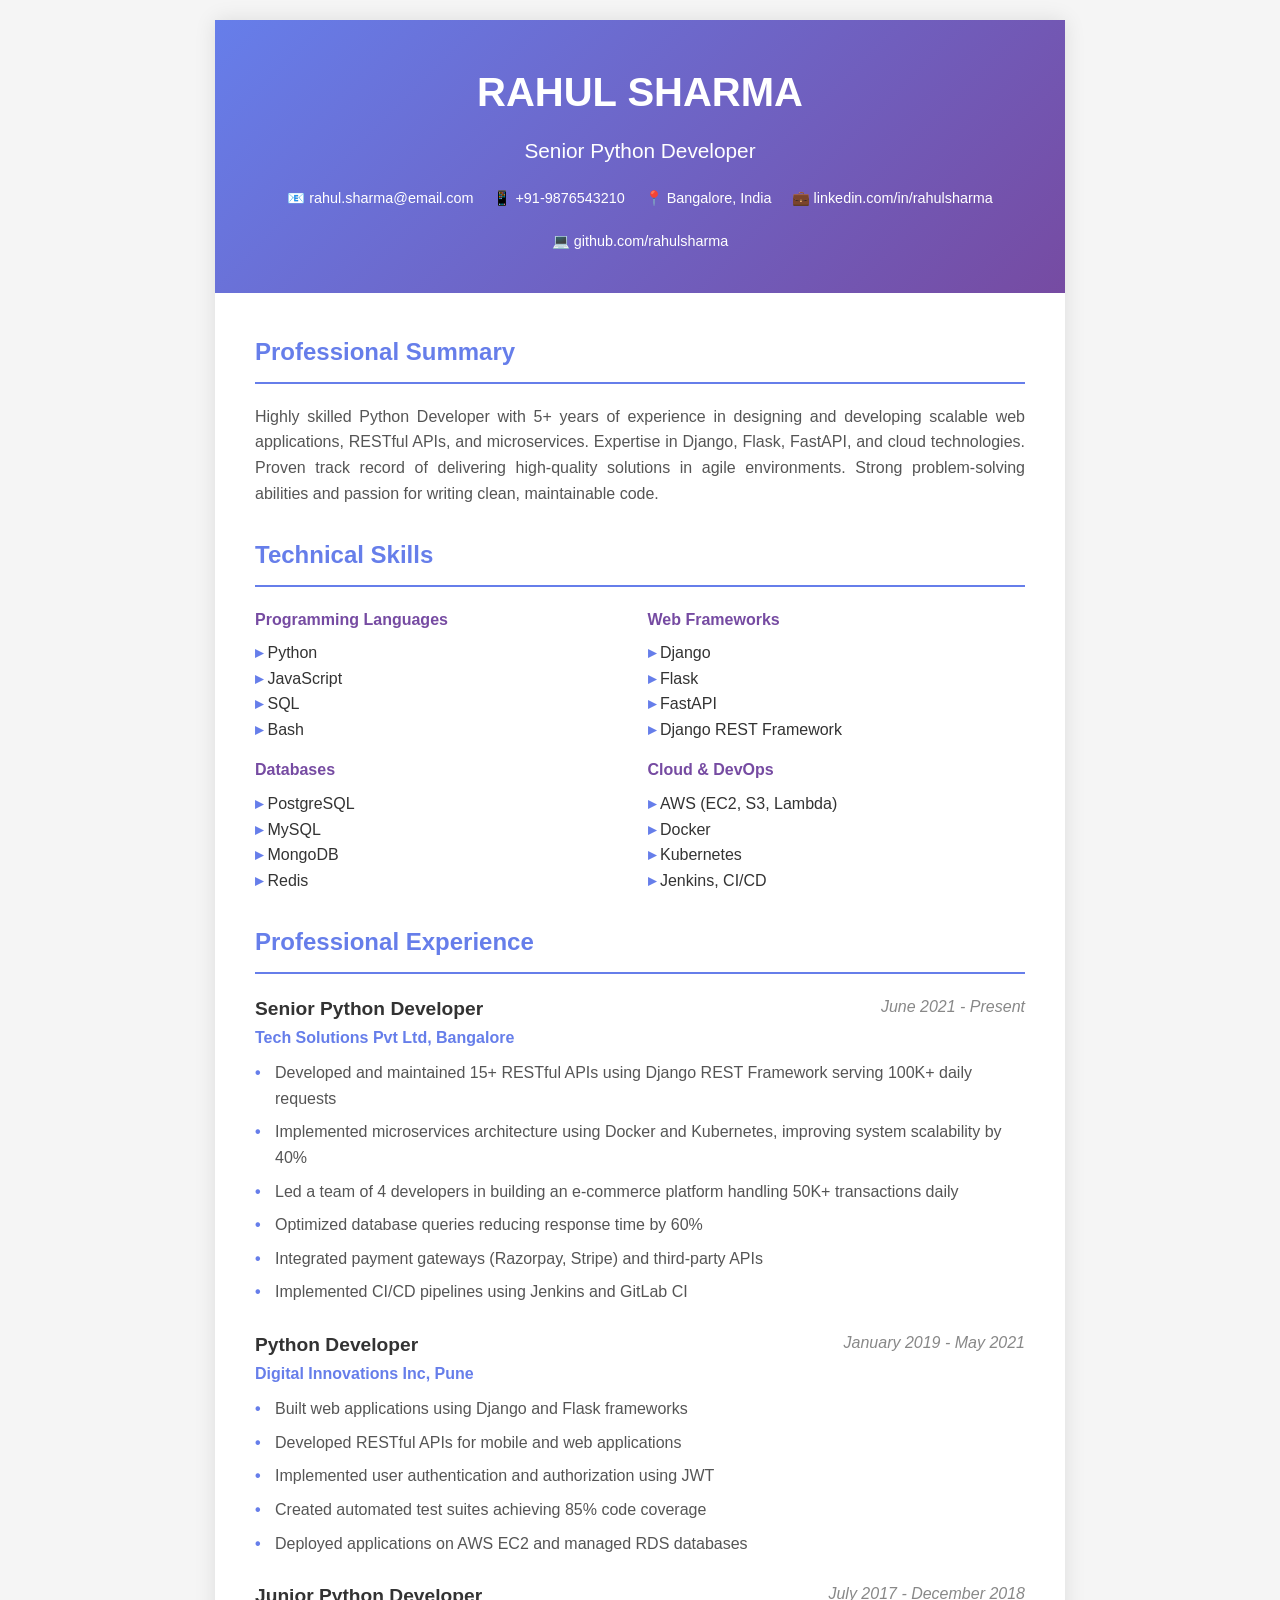
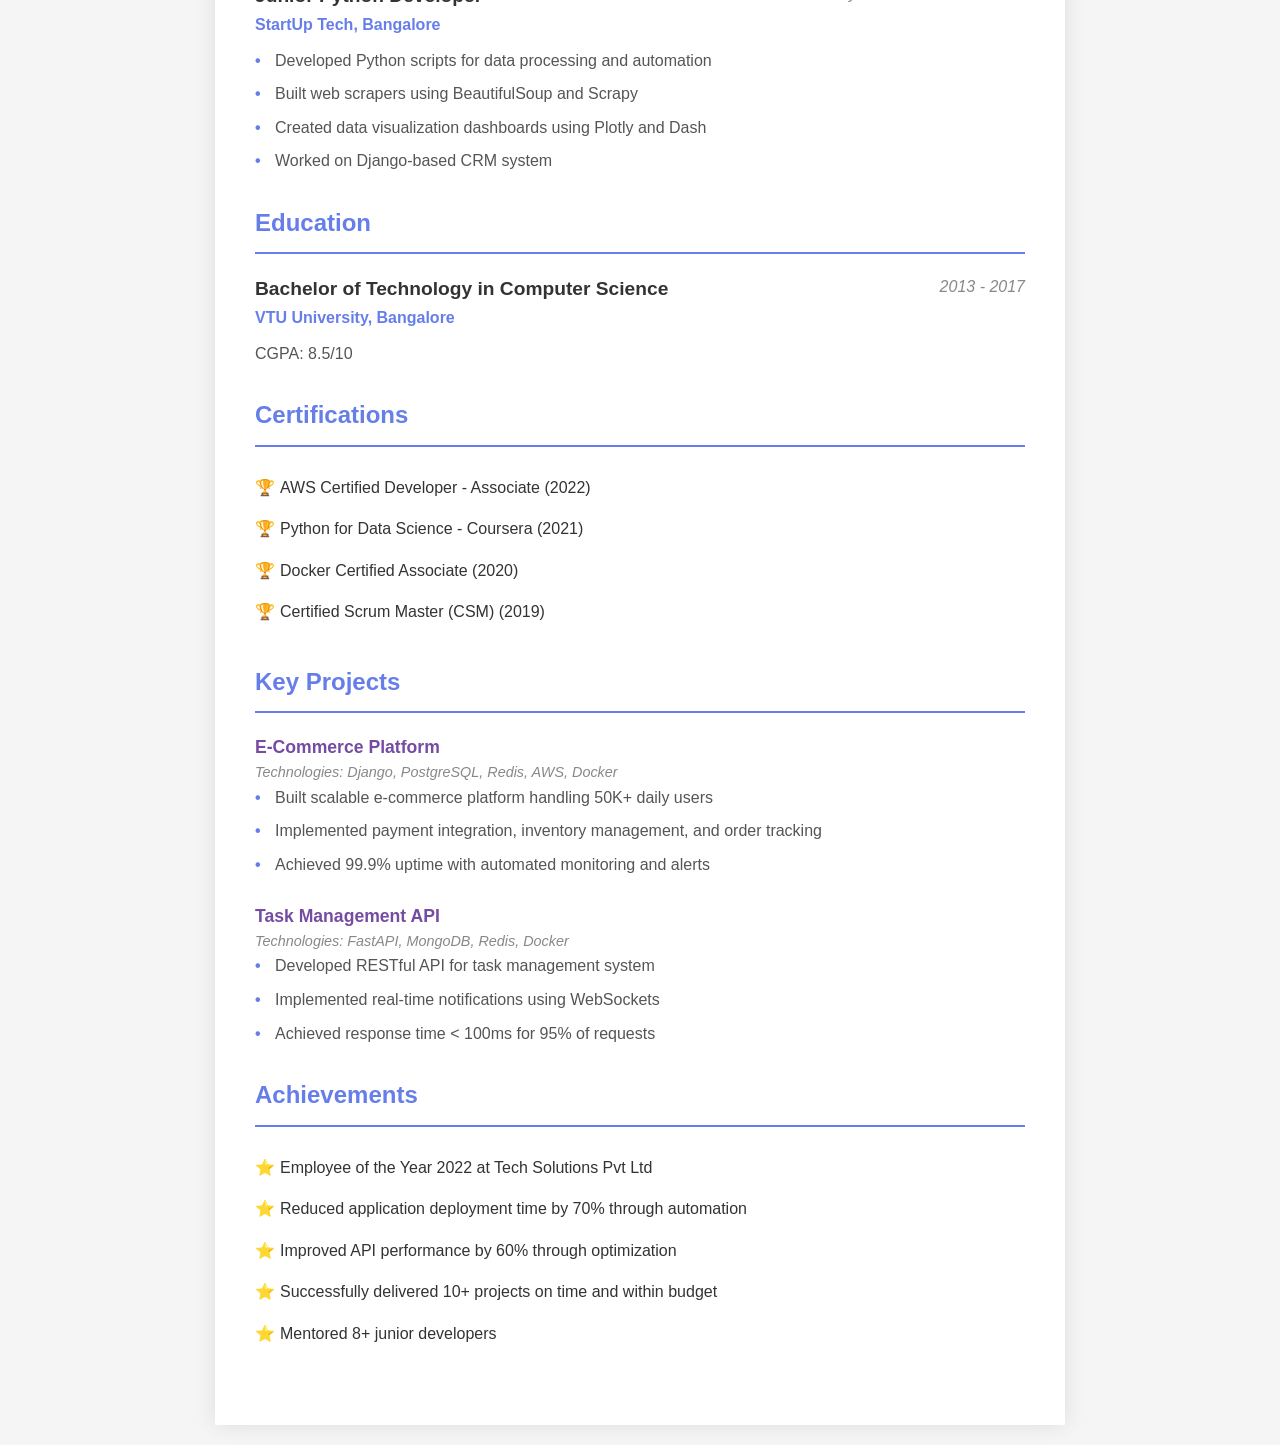
<file: sample_resume.html>
<!DOCTYPE html>
<html lang="en">

<head>
    <meta charset="UTF-8">
    <meta name="viewport" content="width=device-width, initial-scale=1.0">
    <title>Rahul Sharma - Resume</title>
    <style>
        * {
            margin: 0;
            padding: 0;
            box-sizing: border-box;
        }

        body {
            font-family: 'Segoe UI', Tahoma, Geneva, Verdana, sans-serif;
            line-height: 1.6;
            color: #333;
            background: #f5f5f5;
            padding: 20px;
        }

        .resume {
            max-width: 850px;
            margin: 0 auto;
            background: white;
            box-shadow: 0 0 20px rgba(0, 0, 0, 0.1);
        }

        .header {
            background: linear-gradient(135deg, #667eea 0%, #764ba2 100%);
            color: white;
            padding: 40px;
            text-align: center;
        }

        .header h1 {
            font-size: 2.5em;
            margin-bottom: 10px;
        }

        .header h2 {
            font-size: 1.3em;
            font-weight: 300;
            margin-bottom: 20px;
        }

        .contact-info {
            display: flex;
            justify-content: center;
            flex-wrap: wrap;
            gap: 20px;
            font-size: 0.9em;
        }

        .contact-info span {
            display: flex;
            align-items: center;
            gap: 5px;
        }

        .content {
            padding: 40px;
        }

        .section {
            margin-bottom: 30px;
        }

        .section-title {
            font-size: 1.5em;
            color: #667eea;
            border-bottom: 2px solid #667eea;
            padding-bottom: 10px;
            margin-bottom: 20px;
        }

        .summary {
            text-align: justify;
            color: #555;
        }

        .skills-grid {
            display: grid;
            grid-template-columns: repeat(auto-fit, minmax(250px, 1fr));
            gap: 15px;
        }

        .skill-category h4 {
            color: #764ba2;
            margin-bottom: 8px;
        }

        .skill-category ul {
            list-style: none;
            padding-left: 0;
        }

        .skill-category li:before {
            content: "▸ ";
            color: #667eea;
            font-weight: bold;
        }

        .experience-item,
        .education-item,
        .project-item {
            margin-bottom: 25px;
        }

        .experience-header {
            display: flex;
            justify-content: space-between;
            align-items: start;
            margin-bottom: 10px;
        }

        .job-title {
            font-size: 1.2em;
            font-weight: bold;
            color: #333;
        }

        .company {
            color: #667eea;
            font-weight: 600;
        }

        .duration {
            color: #888;
            font-style: italic;
        }

        .responsibilities {
            list-style: none;
            padding-left: 0;
        }

        .responsibilities li {
            padding-left: 20px;
            position: relative;
            margin-bottom: 8px;
            color: #555;
        }

        .responsibilities li:before {
            content: "•";
            position: absolute;
            left: 0;
            color: #667eea;
            font-weight: bold;
        }

        .certifications-list,
        .achievements-list {
            list-style: none;
            padding-left: 0;
        }

        .certifications-list li,
        .achievements-list li {
            padding: 8px 0;
            padding-left: 25px;
            position: relative;
        }

        .certifications-list li:before {
            content: "🏆";
            position: absolute;
            left: 0;
        }

        .achievements-list li:before {
            content: "⭐";
            position: absolute;
            left: 0;
        }

        .project-name {
            font-weight: bold;
            color: #764ba2;
            font-size: 1.1em;
        }

        .project-tech {
            color: #888;
            font-size: 0.9em;
            font-style: italic;
        }

        @media print {
            body {
                background: white;
                padding: 0;
            }

            .resume {
                box-shadow: none;
            }
        }
    </style>
</head>

<body>
    <div class="resume">
        <!-- Header -->
        <div class="header">
            <h1>RAHUL SHARMA</h1>
            <h2>Senior Python Developer</h2>
            <div class="contact-info">
                <span>📧 rahul.sharma@email.com</span>
                <span>📱 +91-9876543210</span>
                <span>📍 Bangalore, India</span>
                <span>💼 linkedin.com/in/rahulsharma</span>
                <span>💻 github.com/rahulsharma</span>
            </div>
        </div>

        <!-- Content -->
        <div class="content">
            <!-- Professional Summary -->
            <div class="section">
                <h3 class="section-title">Professional Summary</h3>
                <p class="summary">
                    Highly skilled Python Developer with 5+ years of experience in designing and developing scalable web
                    applications,
                    RESTful APIs, and microservices. Expertise in Django, Flask, FastAPI, and cloud technologies. Proven
                    track record
                    of delivering high-quality solutions in agile environments. Strong problem-solving abilities and
                    passion for
                    writing clean, maintainable code.
                </p>
            </div>

            <!-- Technical Skills -->
            <div class="section">
                <h3 class="section-title">Technical Skills</h3>
                <div class="skills-grid">
                    <div class="skill-category">
                        <h4>Programming Languages</h4>
                        <ul>
                            <li>Python</li>
                            <li>JavaScript</li>
                            <li>SQL</li>
                            <li>Bash</li>
                        </ul>
                    </div>
                    <div class="skill-category">
                        <h4>Web Frameworks</h4>
                        <ul>
                            <li>Django</li>
                            <li>Flask</li>
                            <li>FastAPI</li>
                            <li>Django REST Framework</li>
                        </ul>
                    </div>
                    <div class="skill-category">
                        <h4>Databases</h4>
                        <ul>
                            <li>PostgreSQL</li>
                            <li>MySQL</li>
                            <li>MongoDB</li>
                            <li>Redis</li>
                        </ul>
                    </div>
                    <div class="skill-category">
                        <h4>Cloud & DevOps</h4>
                        <ul>
                            <li>AWS (EC2, S3, Lambda)</li>
                            <li>Docker</li>
                            <li>Kubernetes</li>
                            <li>Jenkins, CI/CD</li>
                        </ul>
                    </div>
                </div>
            </div>

            <!-- Professional Experience -->
            <div class="section">
                <h3 class="section-title">Professional Experience</h3>

                <div class="experience-item">
                    <div class="experience-header">
                        <div>
                            <div class="job-title">Senior Python Developer</div>
                            <div class="company">Tech Solutions Pvt Ltd, Bangalore</div>
                        </div>
                        <div class="duration">June 2021 - Present</div>
                    </div>
                    <ul class="responsibilities">
                        <li>Developed and maintained 15+ RESTful APIs using Django REST Framework serving 100K+ daily
                            requests</li>
                        <li>Implemented microservices architecture using Docker and Kubernetes, improving system
                            scalability by 40%</li>
                        <li>Led a team of 4 developers in building an e-commerce platform handling 50K+ transactions
                            daily</li>
                        <li>Optimized database queries reducing response time by 60%</li>
                        <li>Integrated payment gateways (Razorpay, Stripe) and third-party APIs</li>
                        <li>Implemented CI/CD pipelines using Jenkins and GitLab CI</li>
                    </ul>
                </div>

                <div class="experience-item">
                    <div class="experience-header">
                        <div>
                            <div class="job-title">Python Developer</div>
                            <div class="company">Digital Innovations Inc, Pune</div>
                        </div>
                        <div class="duration">January 2019 - May 2021</div>
                    </div>
                    <ul class="responsibilities">
                        <li>Built web applications using Django and Flask frameworks</li>
                        <li>Developed RESTful APIs for mobile and web applications</li>
                        <li>Implemented user authentication and authorization using JWT</li>
                        <li>Created automated test suites achieving 85% code coverage</li>
                        <li>Deployed applications on AWS EC2 and managed RDS databases</li>
                    </ul>
                </div>

                <div class="experience-item">
                    <div class="experience-header">
                        <div>
                            <div class="job-title">Junior Python Developer</div>
                            <div class="company">StartUp Tech, Bangalore</div>
                        </div>
                        <div class="duration">July 2017 - December 2018</div>
                    </div>
                    <ul class="responsibilities">
                        <li>Developed Python scripts for data processing and automation</li>
                        <li>Built web scrapers using BeautifulSoup and Scrapy</li>
                        <li>Created data visualization dashboards using Plotly and Dash</li>
                        <li>Worked on Django-based CRM system</li>
                    </ul>
                </div>
            </div>

            <!-- Education -->
            <div class="section">
                <h3 class="section-title">Education</h3>
                <div class="education-item">
                    <div class="experience-header">
                        <div>
                            <div class="job-title">Bachelor of Technology in Computer Science</div>
                            <div class="company">VTU University, Bangalore</div>
                        </div>
                        <div class="duration">2013 - 2017</div>
                    </div>
                    <p style="color: #555;">CGPA: 8.5/10</p>
                </div>
            </div>

            <!-- Certifications -->
            <div class="section">
                <h3 class="section-title">Certifications</h3>
                <ul class="certifications-list">
                    <li>AWS Certified Developer - Associate (2022)</li>
                    <li>Python for Data Science - Coursera (2021)</li>
                    <li>Docker Certified Associate (2020)</li>
                    <li>Certified Scrum Master (CSM) (2019)</li>
                </ul>
            </div>

            <!-- Key Projects -->
            <div class="section">
                <h3 class="section-title">Key Projects</h3>

                <div class="project-item">
                    <div class="project-name">E-Commerce Platform</div>
                    <p class="project-tech">Technologies: Django, PostgreSQL, Redis, AWS, Docker</p>
                    <ul class="responsibilities">
                        <li>Built scalable e-commerce platform handling 50K+ daily users</li>
                        <li>Implemented payment integration, inventory management, and order tracking</li>
                        <li>Achieved 99.9% uptime with automated monitoring and alerts</li>
                    </ul>
                </div>

                <div class="project-item">
                    <div class="project-name">Task Management API</div>
                    <p class="project-tech">Technologies: FastAPI, MongoDB, Redis, Docker</p>
                    <ul class="responsibilities">
                        <li>Developed RESTful API for task management system</li>
                        <li>Implemented real-time notifications using WebSockets</li>
                        <li>Achieved response time < 100ms for 95% of requests</li>
                    </ul>
                </div>
            </div>

            <!-- Achievements -->
            <div class="section">
                <h3 class="section-title">Achievements</h3>
                <ul class="achievements-list">
                    <li>Employee of the Year 2022 at Tech Solutions Pvt Ltd</li>
                    <li>Reduced application deployment time by 70% through automation</li>
                    <li>Improved API performance by 60% through optimization</li>
                    <li>Successfully delivered 10+ projects on time and within budget</li>
                    <li>Mentored 8+ junior developers</li>
                </ul>
            </div>
        </div>
    </div>
</body>

</html>
</file>
